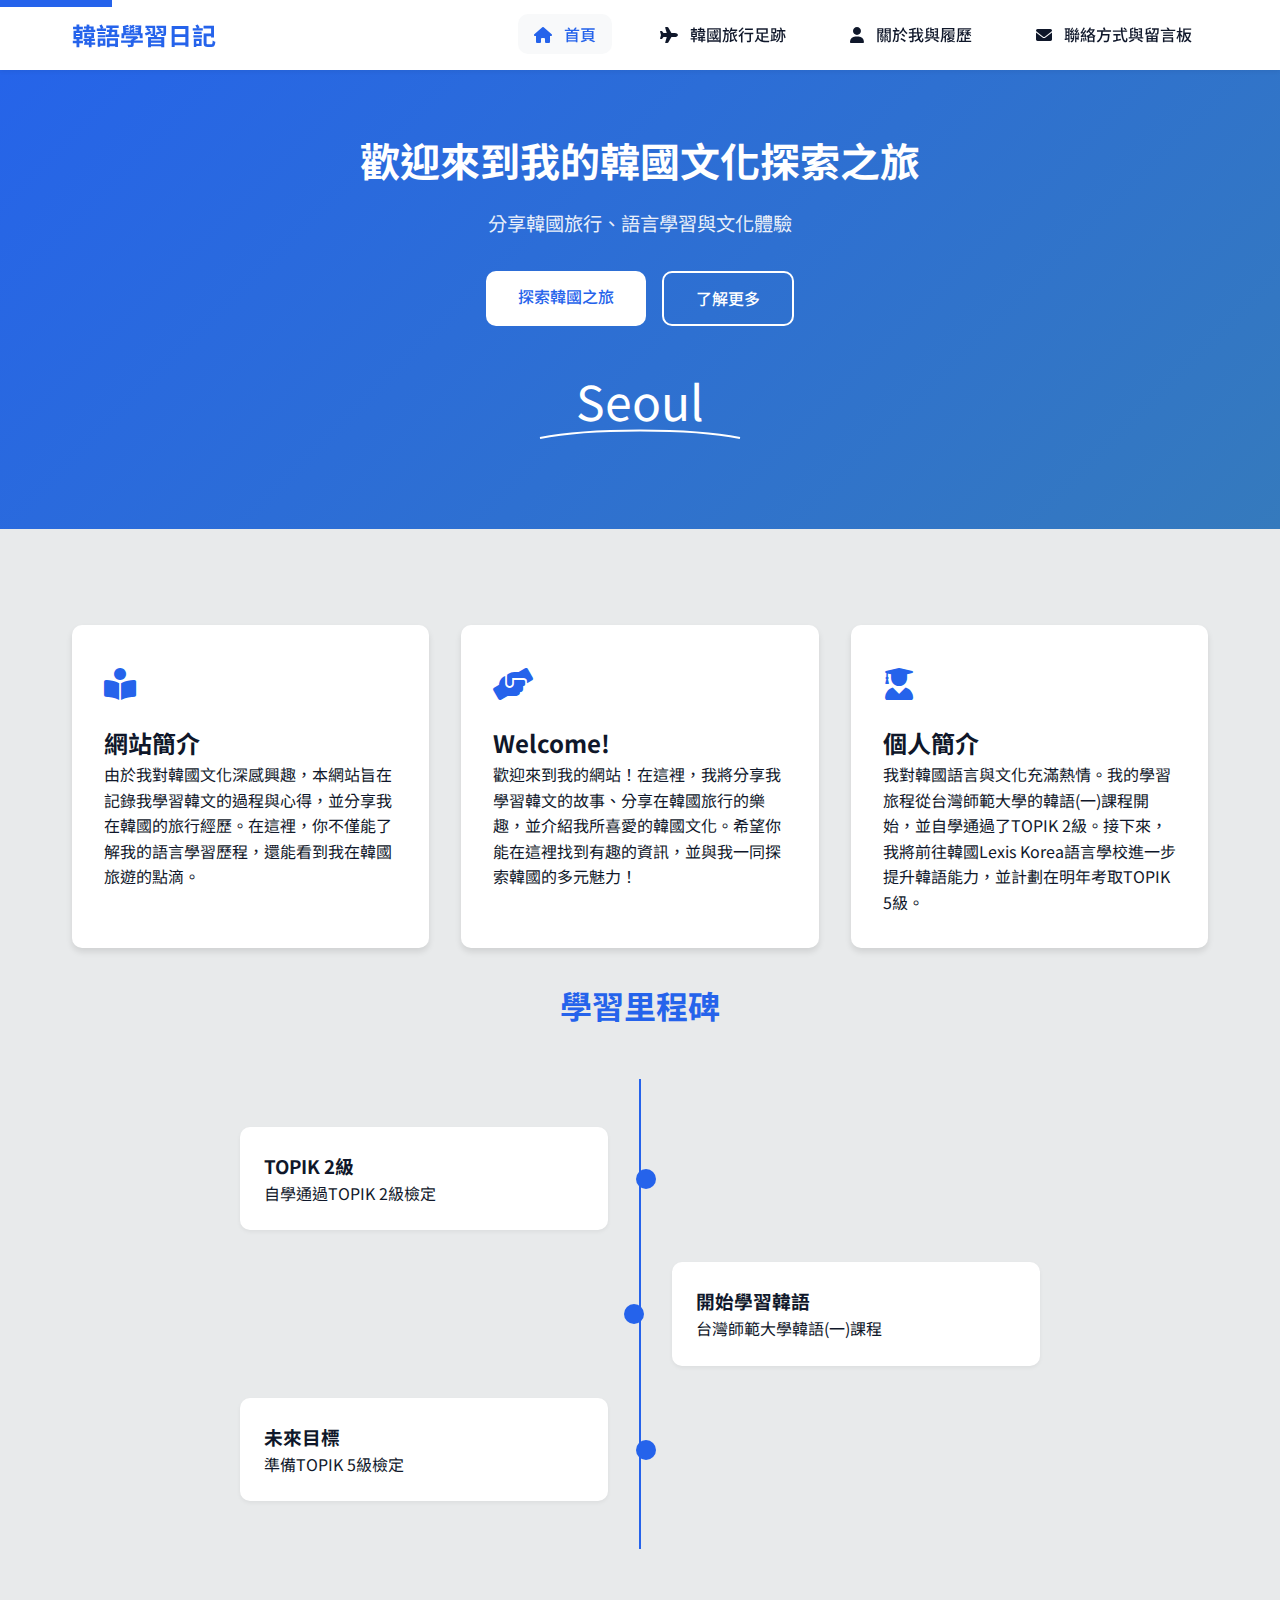
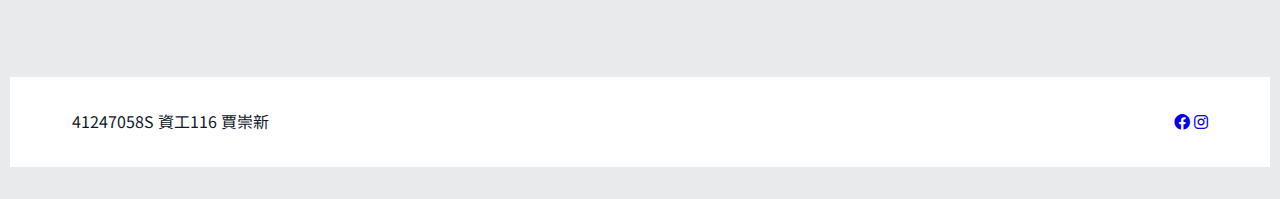
<file: index.html>
<!DOCTYPE html>
<html lang="zh-TW">
<head>
    <meta charset="UTF-8">
    <meta name="viewport" content="width=device-width, initial-scale=1.0">
    <title>我的韓國學習與旅行日記</title>
    <link rel="stylesheet" href="style.css">
    <link href="https://fonts.googleapis.com/css2?family=Noto+Sans+TC:wght@400;500;700&family=Noto+Sans+KR:wght@400;700&display=swap" rel="stylesheet">
    <link href="https://cdnjs.cloudflare.com/ajax/libs/font-awesome/6.0.0/css/all.min.css" rel="stylesheet">
</head>
<body>
    <a href="#main-content" class="skip-link">跳至主要內容</a>
    
    <nav role="navigation" class="navbar">
        <div class="nav-container">
            <div class="logo">
                <span class="logo-text">韓語學習日記</span>
            </div>
            <button class="nav-toggle" aria-label="開啟選單">
                <span class="hamburger"></span>
            </button>
            <ul class="nav-menu">
                <li><a href="index.html" class="active"><i class="fas fa-home"></i> 首頁</a></li>
                <li><a href="travel.html"><i class="fas fa-plane"></i> 韓國旅行足跡</a></li>
                <li><a href="resume.html"><i class="fas fa-user"></i> 關於我與履歷</a></li>
                <li><a href="contact.html"><i class="fas fa-envelope"></i> 聯絡方式與留言板</a></li>
            </ul>
        </div>
    </nav>

    <main id="main-content">
        <div class="hero">
            <div class="hero-content">
                <h1 class="hero-title">歡迎來到我的韓國文化探索之旅</h1>
                <p class="hero-subtitle">分享韓國旅行、語言學習與文化體驗</p>
                <div class="hero-cta">
                    <a href="travel.html" class="cta-button">探索韓國之旅</a>
                    <a href="resume.html" class="cta-button secondary">了解更多</a>
                </div>
            </div>
            <div class="hero-decoration">
                <svg viewBox="0 0 300 100" class="hero-svg">
                    <text x="50%" y="50%" text-anchor="middle" dominant-baseline="middle"
                        class="hero-text">Seoul</text>
                    <path d="M50,80 C100,70 200,70 250,80" class="hero-path"/>
                </svg>
            </div>
        </div>

        <div class="container">
            <div class="features-grid">
                <article class="feature-card">
                    <div class="feature-icon">
                        <i class="fas fa-book-reader"></i>
                    </div>
                    <h2>網站簡介</h2>
                    <p>由於我對韓國文化深感興趣，本網站旨在記錄我學習韓文的過程與心得，並分享我在韓國的旅行經歷。在這裡，你不僅能了解我的語言學習歷程，還能看到我在韓國旅遊的點滴。</p>
                </article>

                <article class="feature-card">
                    <div class="feature-icon">
                        <i class="fas fa-hands-helping"></i>
                    </div>
                    <h2>Welcome!</h2>
                    <p>歡迎來到我的網站！在這裡，我將分享我學習韓文的故事、分享在韓國旅行的樂趣，並介紹我所喜愛的韓國文化。希望你能在這裡找到有趣的資訊，並與我一同探索韓國的多元魅力！</p>
                </article>

                <article class="feature-card">
                    <div class="feature-icon">
                        <i class="fas fa-user-graduate"></i>
                    </div>
                    <h2>個人簡介</h2>
                    <p>我對韓國語言與文化充滿熱情。我的學習旅程從台灣師範大學的韓語(一)課程開始，並自學通過了TOPIK 2級。接下來，我將前往韓國Lexis Korea語言學校進一步提升韓語能力，並計劃在明年考取TOPIK 5級。</p>
                </article>
            </div>

            <section class="highlights">
                <h2 class="section-title">學習里程碑</h2>
                <div class="timeline">
                    <div class="timeline-item">
                        <div class="timeline-content">
                            <h3>TOPIK 2級</h3>
                            <p>自學通過TOPIK 2級檢定</p>
                        </div>
                    </div>
                    <div class="timeline-item">
                        <div class="timeline-content">
                            <h3>開始學習韓語</h3>
                            <p>台灣師範大學韓語(一)課程</p>
                        </div>
                    </div>
                    <div class="timeline-item">
                        <div class="timeline-content">
                            <h3>未來目標</h3>
                            <p>準備TOPIK 5級檢定</p>
                        </div>
                    </div>
                </div>
            </section>
        </div>
    </main>

    <footer class="footer">
        <div class="footer-content">
            <div class="footer-info">
                <p>41247058S 資工116 賈崇新</p>
            </div>
            <div class="social-links">
                <a href="https://www.facebook.com/profile.php?id=100007997940162&locale=zh_TW" aria-label="Facebook"><i class="fab fa-facebook"></i></a>
                <a href="https://www.instagram.com/shin0714._.cwfn/" aria-label="Instagram"><i class="fab fa-instagram"></i></a>
            </div>
        </div>
    </footer>
    <script>
        document.addEventListener('DOMContentLoaded', function() {
            // 獲取漢堡選單按鈕和選單元素
            const navToggle = document.querySelector('.nav-toggle');
            const navMenu = document.querySelector('.nav-menu');
    
            // 點擊漢堡選單時的處理
            navToggle.addEventListener('click', function(e) {
                e.stopPropagation();  // 防止事件擴散
                this.classList.toggle('active');  // 這行很重要，控制叉叉的變化
                navMenu.classList.toggle('active');
            });
    
            // 點擊頁面其他地方時關閉選單
            document.addEventListener('click', function(e) {
                if (navMenu.classList.contains('active') && 
                    !navMenu.contains(e.target) && 
                    !navToggle.contains(e.target)) {
                    navMenu.classList.remove('active');
                    navToggle.classList.remove('active');  // 記得也要移除按鈕的 active 狀態
                }
            });
        });
    </script>
</body>
</html>
</file>
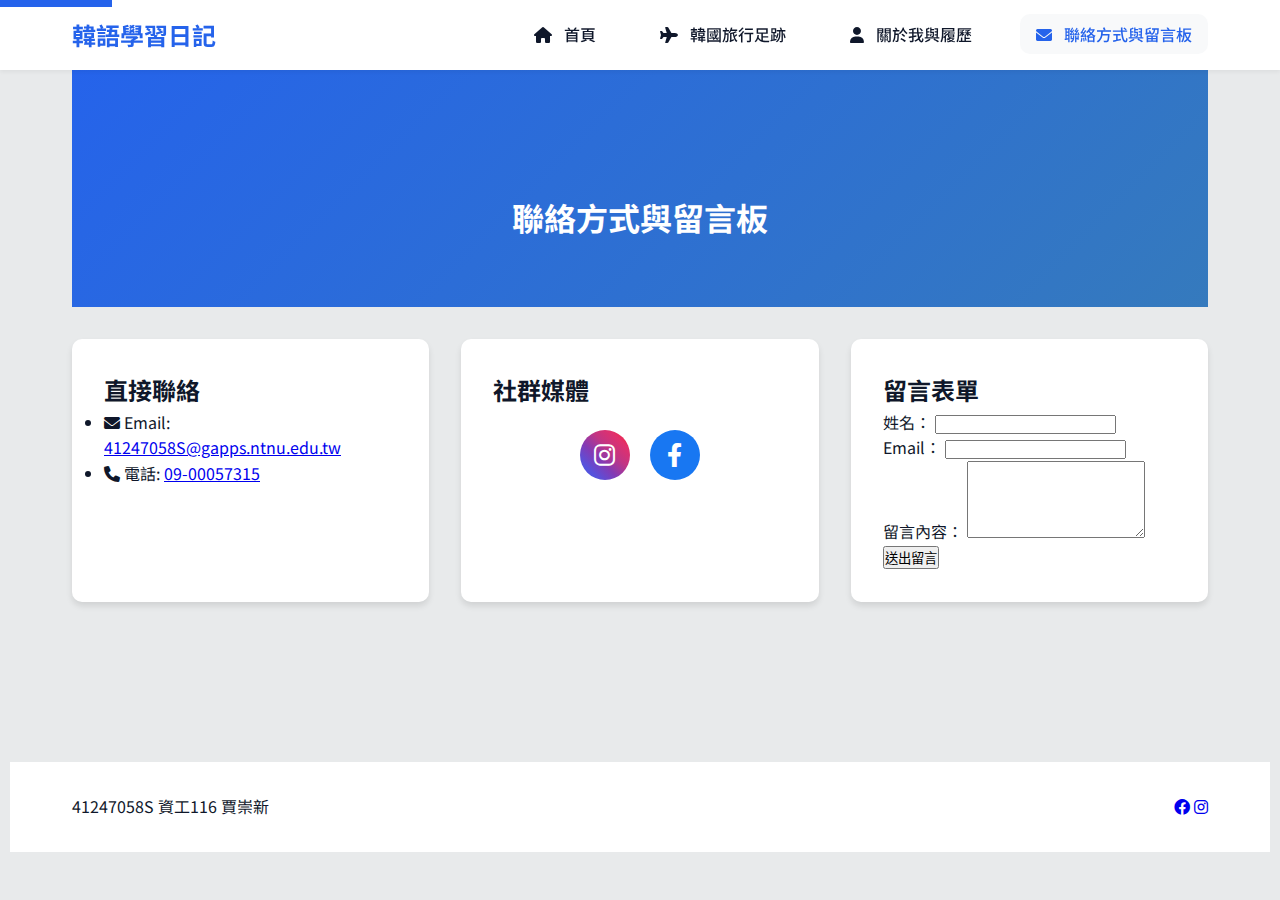
<file: contact.html>
<!DOCTYPE html>
<html lang="zh-TW">
<head>
    <meta charset="UTF-8">
    <meta name="viewport" content="width=device-width, initial-scale=1.0">
    <title>韓國旅行足跡</title>
    <link rel="stylesheet" href="style.css">
    <link href="https://fonts.googleapis.com/css2?family=Noto+Sans+TC:wght@400;500;700&family=Noto+Sans+KR:wght@400;700&display=swap" rel="stylesheet">
    <link href="https://cdnjs.cloudflare.com/ajax/libs/font-awesome/6.0.0/css/all.min.css" rel="stylesheet">
 
</head>

<body>
    <a href="#main-content" class="skip-link">跳至主要內容</a>
    
    <nav role="navigation" class="navbar">
        <div class="nav-container">
            <div class="logo">
                <span class="logo-text">韓語學習日記</span>
            </div>
            <button class="nav-toggle" aria-label="開啟選單">
                <span class="hamburger"></span>
            </button>
            <ul class="nav-menu">
                <li><a href="index.html"><i class="fas fa-home"></i> 首頁</a></li>
                <li><a href="travel.html"><i class="fas fa-plane"></i> 韓國旅行足跡</a></li>
                <li><a href="resume.html"><i class="fas fa-user"></i> 關於我與履歷</a></li>
                <li><a href="contact.html" class="active"><i class="fas fa-envelope"></i> 聯絡方式與留言板</a></li>
            </ul>
        </div>
    </nav>
    
    <main id="main-content" class="container">
        <div class="hero">
            <h1>聯絡方式與留言板</h1>
        </div>

        <div class="travel-grid">
            <div class="travel-card">
                <div class="travel-card-content">
                    <h2>直接聯絡</h2>
                    <ul class="contact-info">
                        <li><i class="fas fa-envelope"></i> Email: <a href="mailto:41247058S@gapps.ntnu.edu.tw">41247058S@gapps.ntnu.edu.tw</a></li>
                        <li><i class="fas fa-phone"></i> 電話: <a href="tel:0900057315">09-00057315</a></li>
                    </ul>
                </div>
            </div>

            <div class="travel-card">
                <div class="travel-card-content">
                    <h2>社群媒體</h2>
                    <div class="social-icons">
                        <a href="https://www.instagram.com/shin0714._.cwfn/" 
                           target="_blank" 
                           rel="noopener noreferrer" 
                           aria-label="Follow me on Instagram" 
                           class="instagram">
                            <i class="fab fa-instagram"></i>
                        </a>
                        <a href="https://www.facebook.com/profile.php?id=100007997940162&locale=zh_TW" 
                           target="_blank" 
                           rel="noopener noreferrer" 
                           aria-label="Follow me on Facebook" 
                           class="facebook">
                            <i class="fab fa-facebook-f"></i>
                        </a>
                    </div>
                </div>
            </div>

            <div class="travel-card">
                <div class="travel-card-content">
                    <h2>留言表單</h2>
                    <form action="#" method="POST" role="form" class="contact-form">
                        <div class="form-group">
                            <label for="name">姓名：</label>
                            <input type="text" id="name" name="name" required aria-required="true">
                        </div>

                        <div class="form-group">
                            <label for="email">Email：</label>
                            <input type="email" id="email" name="email" required aria-required="true">
                        </div>

                        <div class="form-group">
                            <label for="message">留言內容：</label>
                            <textarea id="message" name="message" rows="5" required aria-required="true"></textarea>
                        </div>

                        <button type="submit">送出留言</button>
                    </form>
                </div>
            </div>
        </div>
    </main>

    <footer class="footer">
        <div class="footer-content">
            <div class="footer-info">
                <p>41247058S 資工116 賈崇新</p>
            </div>
            <div class="social-links">
                <a href="https://www.facebook.com/profile.php?id=100007997940162&locale=zh_TW" aria-label="Facebook"><i class="fab fa-facebook"></i></a>
                <a href="https://www.instagram.com/shin0714._.cwfn/" aria-label="Instagram"><i class="fab fa-instagram"></i></a>
            </div>
        </div>
    </footer>
    <script>
        document.addEventListener('DOMContentLoaded', function() {
            const navToggle = document.querySelector('.nav-toggle');
            const navMenu = document.querySelector('.nav-menu');
    
            navToggle.addEventListener('click', function(e) {
                e.stopPropagation();  
                this.classList.toggle('active');  
                navMenu.classList.toggle('active');
            });
    
            document.addEventListener('click', function(e) {
                if (navMenu.classList.contains('active') && 
                    !navMenu.contains(e.target) && 
                    !navToggle.contains(e.target)) {
                    navMenu.classList.remove('active');
                    navToggle.classList.remove('active'); 
                }
            });
        });
    </script>
</body>
</html>
</file>
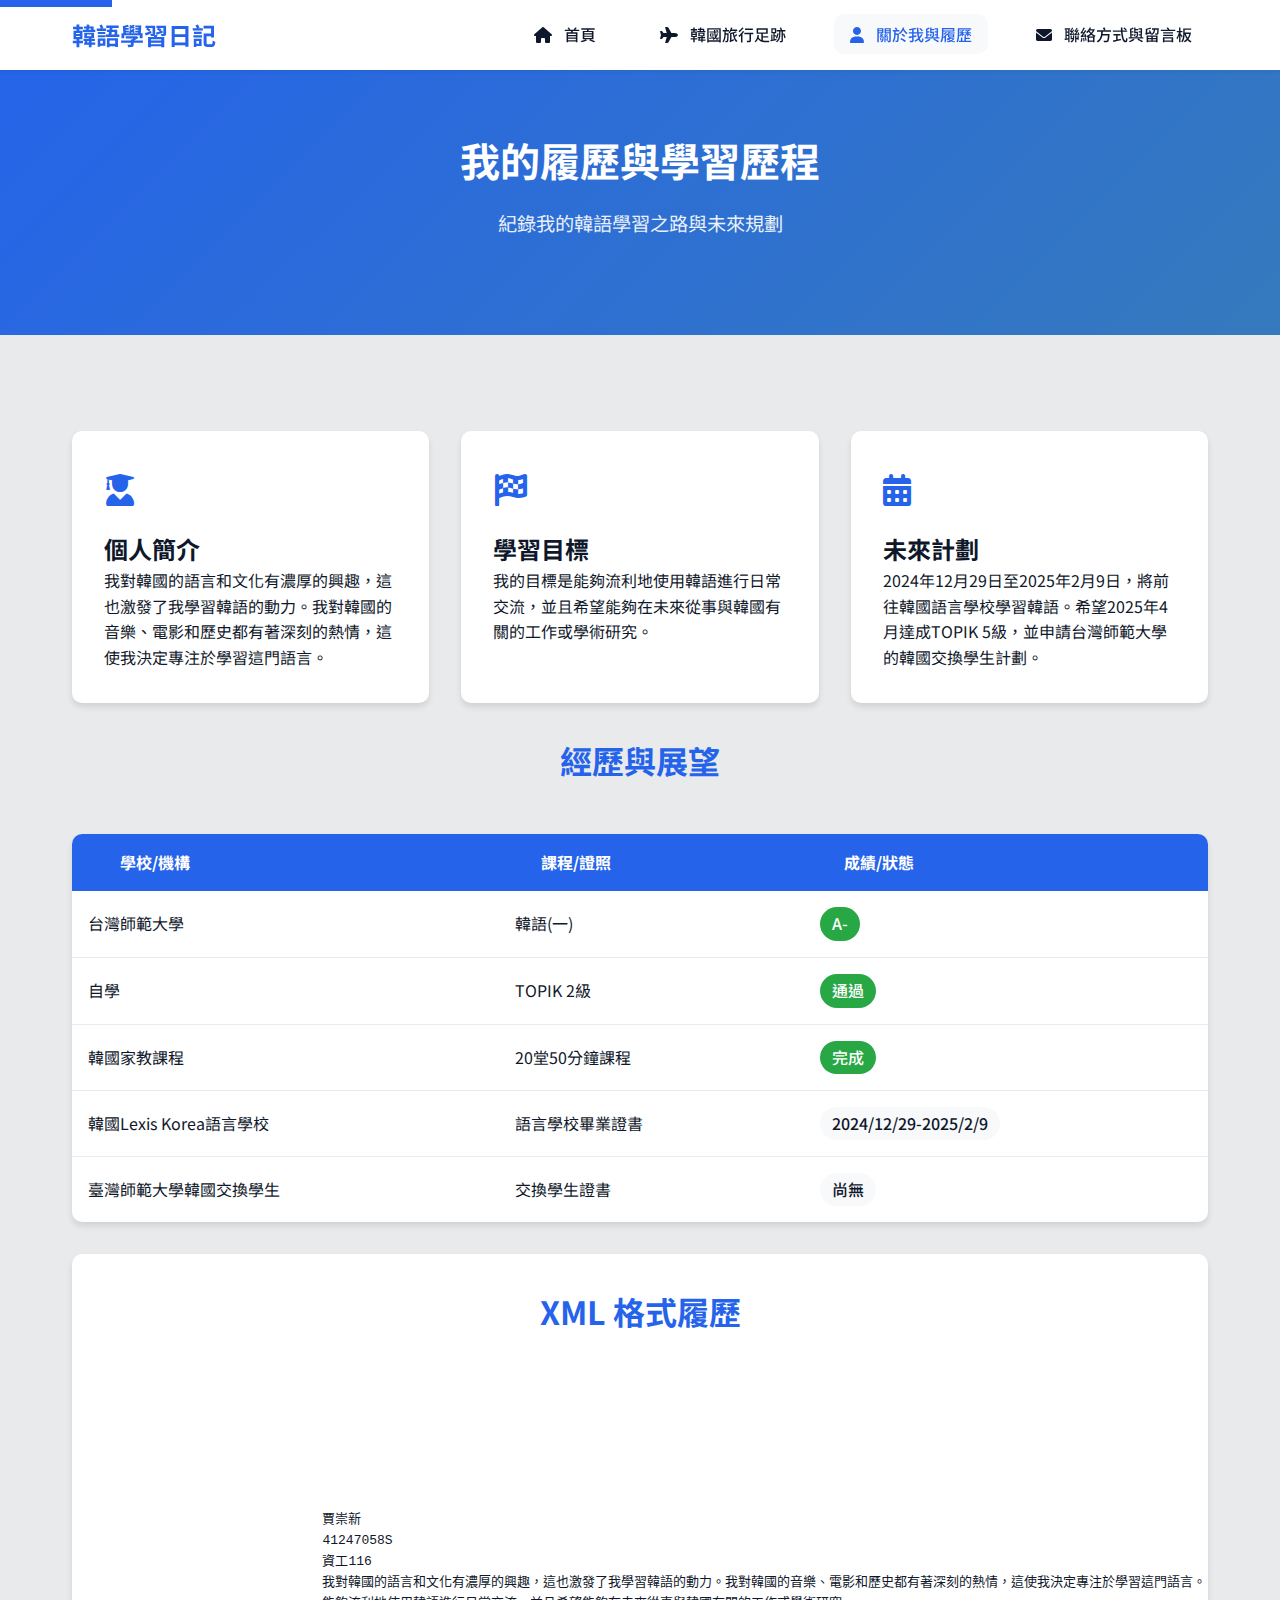
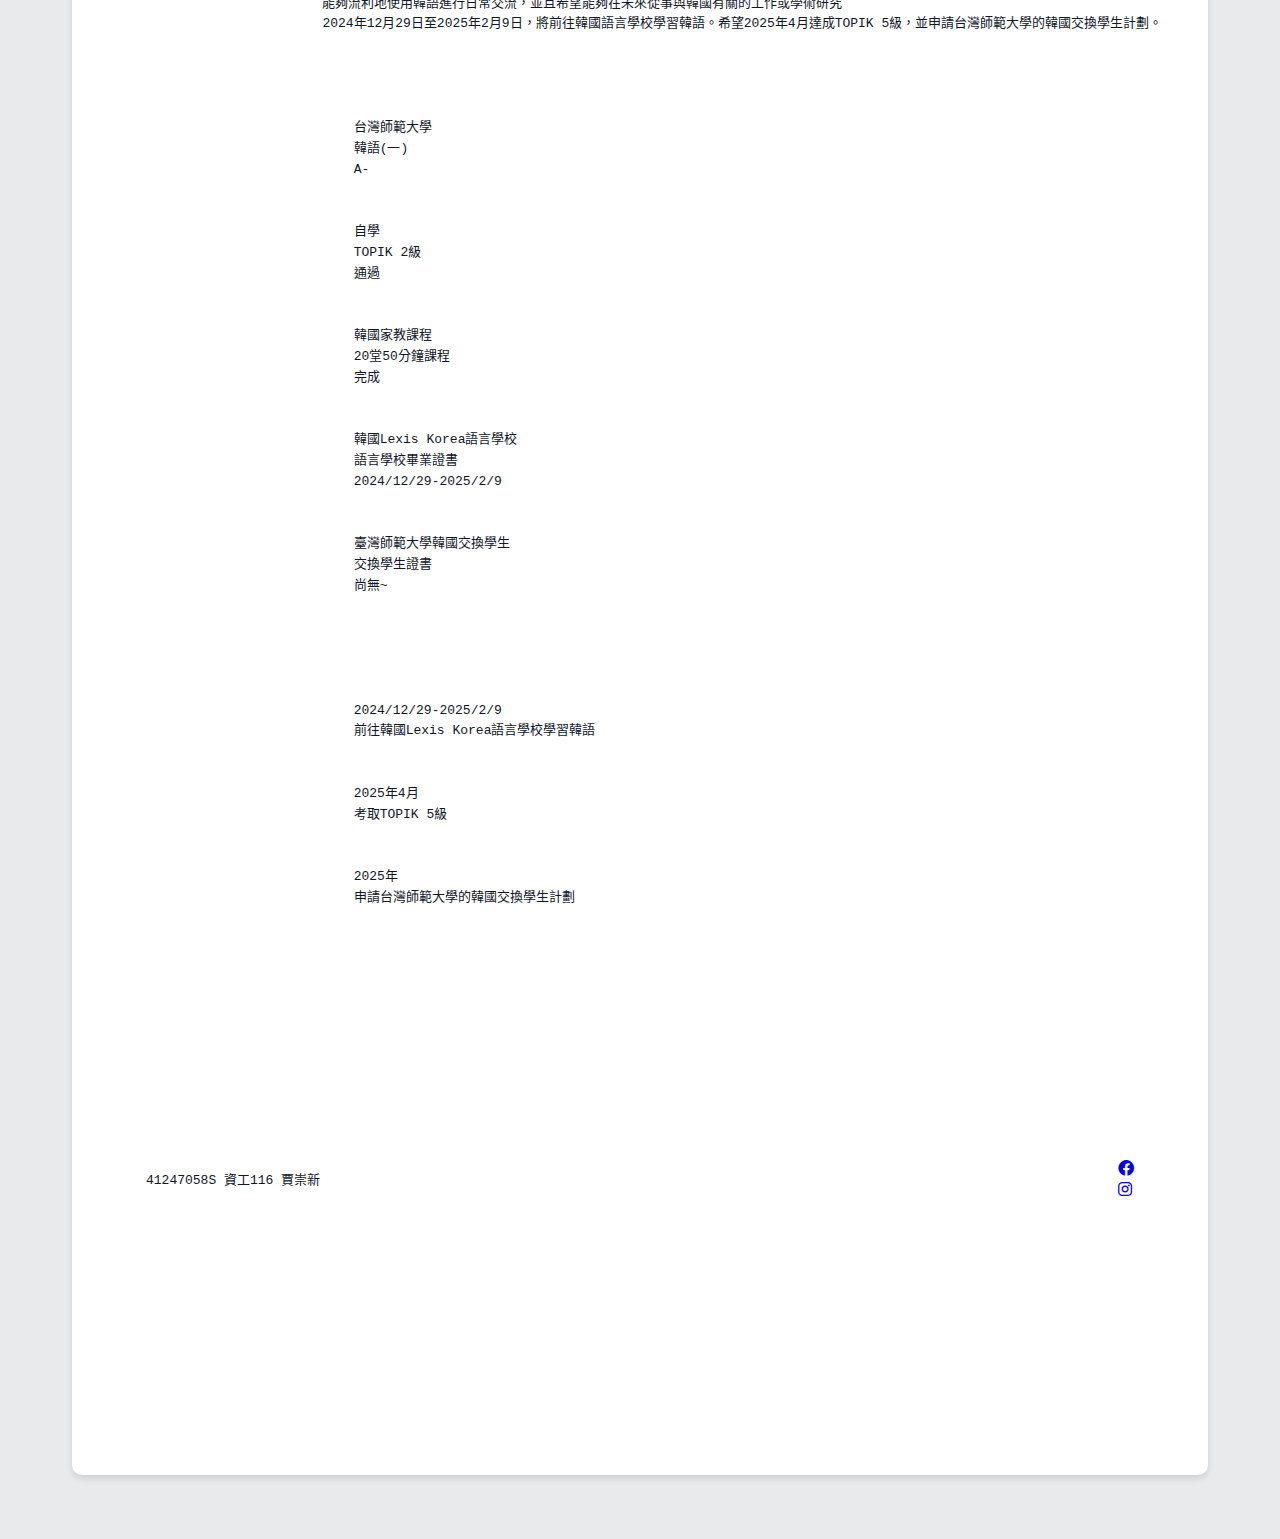
<file: resume.html>
<!DOCTYPE html>
<html lang="zh-TW">
<head>
    <meta charset="UTF-8">
    <meta name="viewport" content="width=device-width, initial-scale=1.0">
    <title>關於我與履歷 - 我的韓國學習與旅行日記</title>
    <link rel="stylesheet" href="style.css">
    <link href="https://fonts.googleapis.com/css2?family=Noto+Sans+TC:wght@400;500;700&family=Noto+Sans+KR:wght@400;700&display=swap" rel="stylesheet">
    <link href="https://cdnjs.cloudflare.com/ajax/libs/font-awesome/6.0.0/css/all.min.css" rel="stylesheet">
</head>
<body>
    <a href="#main-content" class="skip-link">跳至主要內容</a>
    
    <nav role="navigation" class="navbar">
        <div class="nav-container">
            <div class="logo">
                <span class="logo-text">韓語學習日記</span>
            </div>
            <button class="nav-toggle" aria-label="開啟選單">
                <span class="hamburger"></span>
            </button>
            <ul class="nav-menu">
                <li><a href="index.html"><i class="fas fa-home"></i> 首頁</a></li>
                <li><a href="travel.html"><i class="fas fa-plane"></i> 韓國旅行足跡</a></li>
                <li><a href="resume.html" class="active"><i class="fas fa-user"></i> 關於我與履歷</a></li>
                <li><a href="contact.html"><i class="fas fa-envelope"></i> 聯絡方式與留言板</a></li>
            </ul>
        </div>
    </nav>

    <main id="main-content">
        <div class="hero">
            <div class="hero-content">
                <h1 class="hero-title">我的履歷與學習歷程</h1>
                <p class="hero-subtitle">紀錄我的韓語學習之路與未來規劃</p>
            </div>
        </div>

        <div class="container">
            <div class="features-grid">
                <article class="feature-card">
                    <div class="feature-icon">
                        <i class="fas fa-user-graduate"></i>
                    </div>
                    <h2>個人簡介</h2>
                    <p>我對韓國的語言和文化有濃厚的興趣，這也激發了我學習韓語的動力。我對韓國的音樂、電影和歷史都有著深刻的熱情，這使我決定專注於學習這門語言。</p>
                </article>

                <article class="feature-card">
                    <div class="feature-icon">
                        <i class="fas fa-flag-checkered"></i>
                    </div>
                    <h2>學習目標</h2>
                    <p>我的目標是能夠流利地使用韓語進行日常交流，並且希望能夠在未來從事與韓國有關的工作或學術研究。</p>
                </article>

                <article class="feature-card">
                    <div class="feature-icon">
                        <i class="fas fa-calendar-alt"></i>
                    </div>
                    <h2>未來計劃</h2>
                    <p>2024年12月29日至2025年2月9日，將前往韓國語言學校學習韓語。希望2025年4月達成TOPIK 5級，並申請台灣師範大學的韓國交換學生計劃。</p>
                </article>
            </div>

            <section class="highlights">
                <h2 class="section-title">經歷與展望</h2>
                <div class="education-table">
                    <table>
                        <tr>
                            <th><i class="fas fa-school"></i> 學校/機構</th>
                            <th><i class="fas fa-book"></i> 課程/證照</th>
                            
                            <th><i class="fas fa-award"></i> 成績/狀態</th>
                        </tr>
                        <tr>
                            <td>台灣師範大學</td>
                            <td>韓語(一)</td>
                            <td><span class="grade success">A-</span></td>
                        </tr>
                        <tr>
                            <td>自學</td>
                            <td>TOPIK 2級</td>
                            <td><span class="grade success">通過</span></td>
                        </tr>
                        <tr>
                            <td>韓國家教課程</td>
                            <td>20堂50分鐘課程</td>
                            <td><span class="grade success">完成</span></td>
                        </tr>
                        <tr></tr>
                            <td>韓國Lexis Korea語言學校</td>
                            <td>語言學校畢業證書</td>
                            <td><span class="grade ">2024/12/29-2025/2/9</span></td>
                        </tr>
                        <tr></tr>
                        <td>臺灣師範大學韓國交換學生</td>
                        <td>交換學生證書</td>
                        <td><span class="grade ">尚無</span></td>
                    </tr>
                    </table>
                </div>
            </section>

            <section class="code-card">
                <h2 class="section-title">XML 格式履歷</h2>
                <pre><code>

                    <!--Resume.xml-->
                    <?xml version="1.0" encoding="UTF-8"?>
                    <resume>
                        <personal_info>
                            <name>賈崇新</name>
                            <student_id>41247058S</student_id>
                            <department>資工116</department>
                            <introduce>我對韓國的語言和文化有濃厚的興趣，這也激發了我學習韓語的動力。我對韓國的音樂、電影和歷史都有著深刻的熱情，這使我決定專注於學習這門語言。</introduce>
                            <goal>能夠流利地使用韓語進行日常交流，並且希望能夠在未來從事與韓國有關的工作或學術研究</goal>
                            <plan>2024年12月29日至2025年2月9日，將前往韓國語言學校學習韓語。希望2025年4月達成TOPIK 5級，並申請台灣師範大學的韓國交換學生計劃。</plan>
                        </personal_info>
                        
                        <ExperienceAndOutlook>
                            <item>
                                <institution>台灣師範大學</institution>
                                <course>韓語(一)</course>
                                <grade>A-</grade>
                            </item>
                            <item>
                                <institution>自學</institution>
                                <certification>TOPIK 2級</certification>
                                <status>通過</status>
                            </item>
                            <item>
                                <institution>韓國家教課程</institution>
                                <description>20堂50分鐘課程</description>
                                <status>完成</status>
                            </item>
                            <item>
                                <institution>韓國Lexis Korea語言學校</institution>
                                <certification>語言學校畢業證書</certification>
                                <period>2024/12/29-2025/2/9</period>
                            </item>
                            <item>
                                <institution>臺灣師範大學韓國交換學生</institution>
                                <certification>交換學生證書</certification>
                                <period>尚無~</period>
                            </item>
                        </ExperienceAndOutlook>
                        
                        <future_plans>
                            <plan>
                                <date>2024/12/29-2025/2/9</date>
                                <description>前往韓國Lexis Korea語言學校學習韓語</description>
                            </plan>
                            <plan>
                                <date>2025年4月</date>
                                <description>考取TOPIK 5級</description>
                            </plan>
                            <plan>
                                <date>2025年</date>
                                <description>申請台灣師範大學的韓國交換學生計劃</description>
                            </plan>
                        </future_plans>

    <footer class="footer">
        <div class="footer-content">
            <div class="footer-info">
                <p>41247058S 資工116 賈崇新</p>
            </div>
            <div class="social-links">
                <a href="https://www.facebook.com/profile.php?id=100007997940162&locale=zh_TW" aria-label="Facebook"><i class="fab fa-facebook"></i></a>
                <a href="https://www.instagram.com/shin0714._.cwfn/" aria-label="Instagram"><i class="fab fa-instagram"></i></a>
            </div>
        </div>
    </footer>

    <script>
        document.addEventListener('DOMContentLoaded', function() {
            const navToggle = document.querySelector('.nav-toggle');
            const navMenu = document.querySelector('.nav-menu');
    
            navToggle.addEventListener('click', function(e) {
                e.stopPropagation(); 
                this.classList.toggle('active'); 
                navMenu.classList.toggle('active');
            });
    
            document.addEventListener('click', function(e) {
                if (navMenu.classList.contains('active') && 
                    !navMenu.contains(e.target) && 
                    !navToggle.contains(e.target)) {
                    navMenu.classList.remove('active');
                    navToggle.classList.remove('active'); 
                }
            });
        });
    </script>
</body>
</html>
</file>
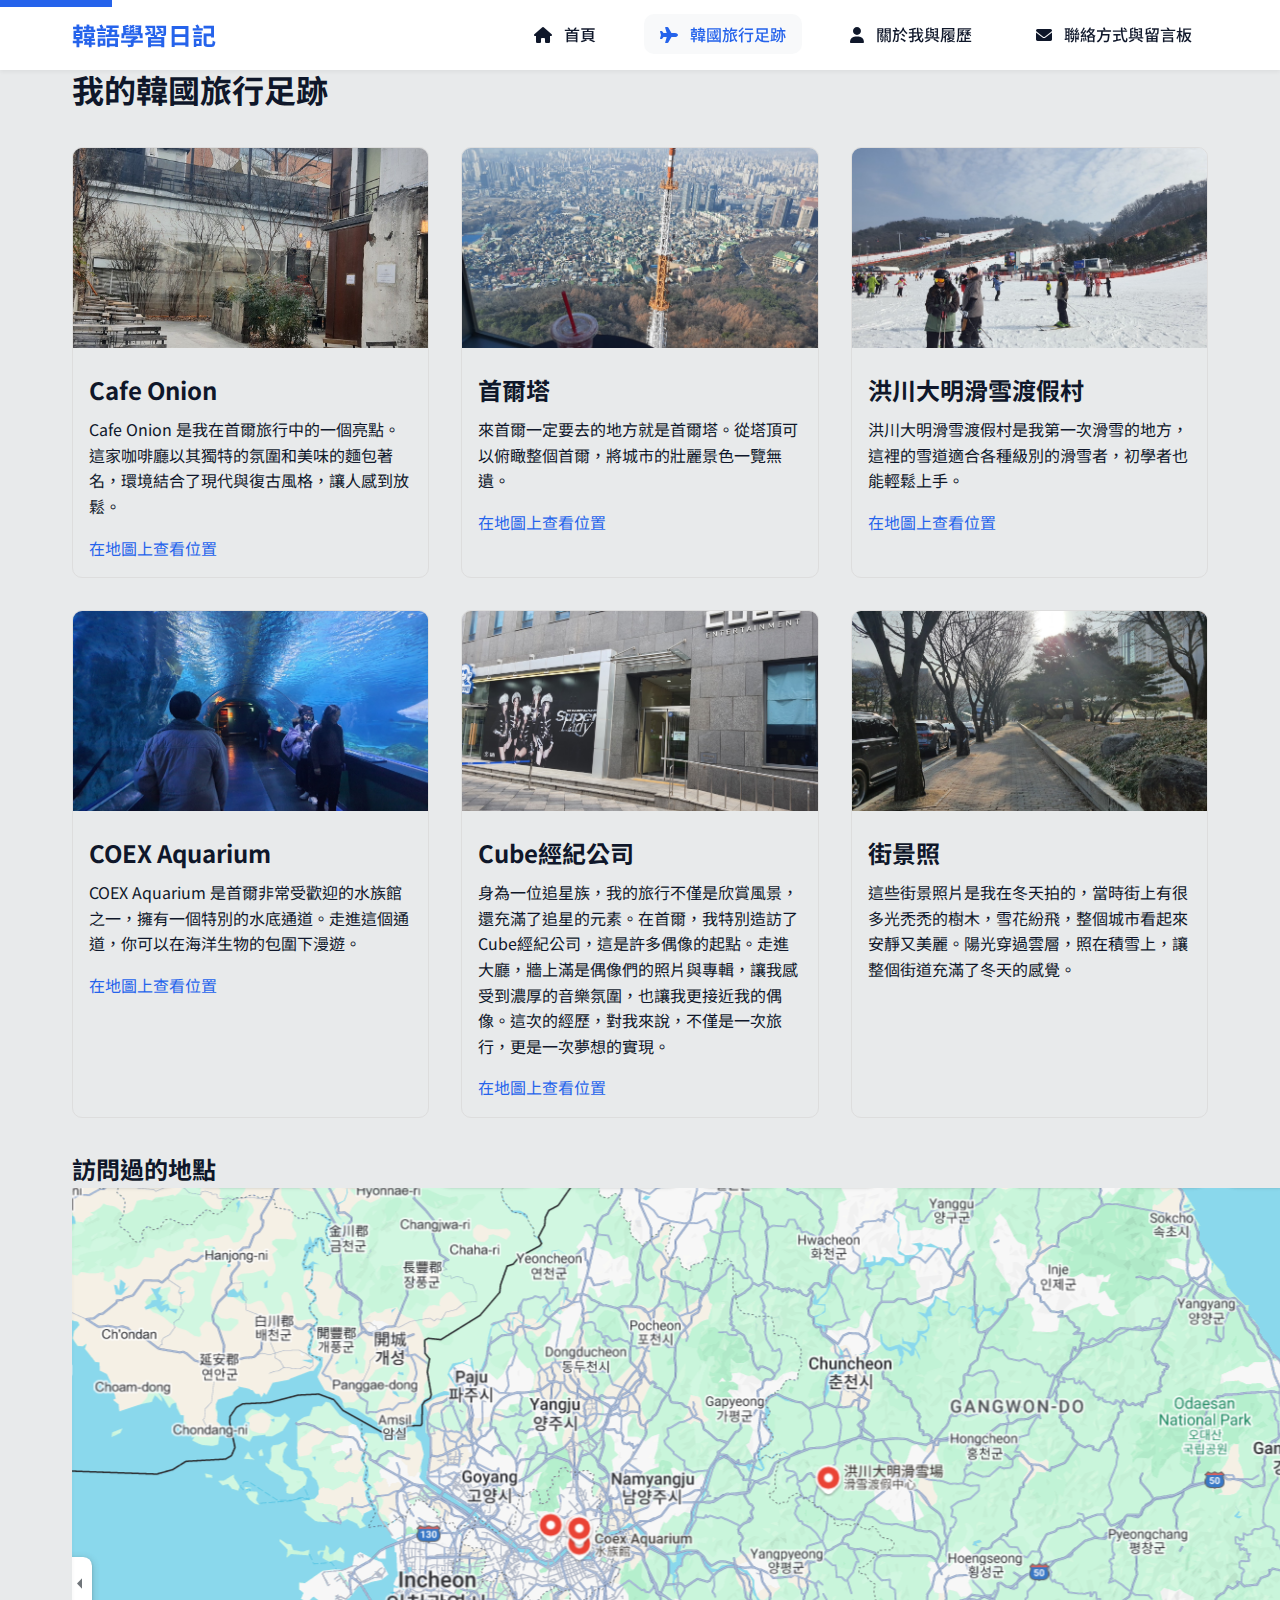
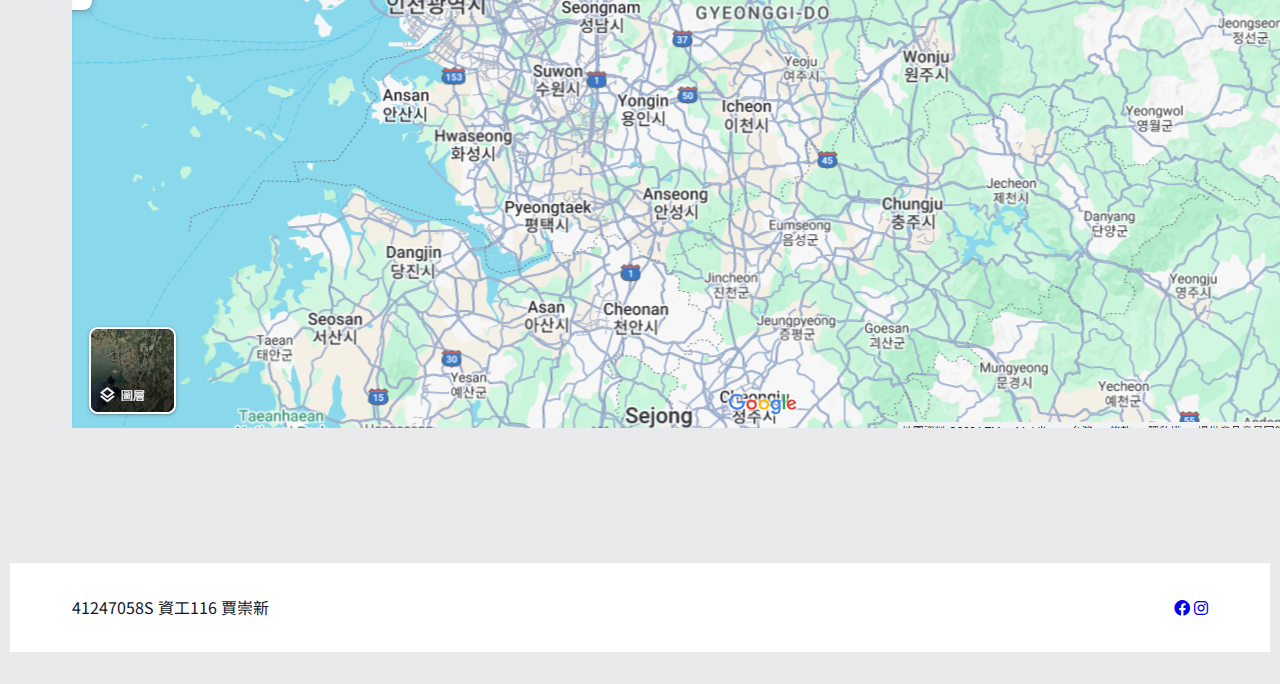
<file: travel.html>
<!DOCTYPE html>
<html lang="zh-TW">
<head>
    
    <meta charset="UTF-8">
    <meta name="viewport" content="width=device-width, initial-scale=1.0">
    <title>韓國旅行足跡</title>
    <link rel="stylesheet" href="style.css">
    <link href="https://fonts.googleapis.com/css2?family=Noto+Sans+TC:wght@400;500;700&family=Noto+Sans+KR:wght@400;700&display=swap" rel="stylesheet">
    <link href="https://cdnjs.cloudflare.com/ajax/libs/font-awesome/6.0.0/css/all.min.css" rel="stylesheet">

</head>

<body>
    
    <a href="#main-content" class="skip-link">跳至主要內容</a>
    
    <nav role="navigation" class="navbar">
        <div class="nav-container">
            <div class="logo">
                <span class="logo-text">韓語學習日記</span>
            </div>
            <button class="nav-toggle" aria-label="開啟選單">
                <span class="hamburger"></span>
            </button>
            <ul class="nav-menu">
                <li><a href="index.html"><i class="fas fa-home"></i> 首頁</a></li>
                <li><a href="travel.html" class="active"><i class="fas fa-plane"></i> 韓國旅行足跡</a></li>
                <li><a href="resume.html"><i class="fas fa-user"></i> 關於我與履歷</a></li>
                <li><a href="contact.html"><i class="fas fa-envelope"></i> 聯絡方式與留言板</a></li>
            </ul>
        </div>
    </nav>

    <main id="main-content" class="container">
        <h1>我的韓國旅行足跡</h1>
        
        <div class="travel-first">
            <article class="travel-second">
                <img src="picture/S__3833863.jpg" alt="Cafe Onion 環境照片，漂亮的環境設計，使消費者可沉浸於咖啡廳內的氛圍當中" />
                <div class="travel-second-content">
                    <h2>Cafe Onion</h2>
                    <p>Cafe Onion 是我在首爾旅行中的一個亮點。這家咖啡廳以其獨特的氛圍和美味的麵包著名，環境結合了現代與復古風格，讓人感到放鬆。</p>
                    <a href="https://maps.app.goo.gl/pTpTjZT1iCvCBBZSA" target="_blank" rel="noopener noreferrer">在地圖上查看位置</a>
                </div>
            </article>

            <article class="travel-second">
                <img src="picture/S__3833867.jpg" alt="首爾塔日景照片，由首爾塔最上方俯瞰整片首爾市區的風景" />
                <div class="travel-second-content">
                    <h2>首爾塔</h2>
                    <p>來首爾一定要去的地方就是首爾塔。從塔頂可以俯瞰整個首爾，將城市的壯麗景色一覽無遺。</p>
                    <a href="https://maps.app.goo.gl/dmNQK7MbYu7y5rnT9" target="_blank" rel="noopener noreferrer">在地圖上查看位置</a>
                </div>
            </article>

            <article class="travel-second">
                <img src="picture/S__3833865.jpg" alt="洪川大明滑雪渡假村雪景，充滿雪的滑雪道與許多遊客在此練習" />
                <div class="travel-second-content">
                    <h2>洪川大明滑雪渡假村</h2>
                    <p>洪川大明滑雪渡假村是我第一次滑雪的地方，這裡的雪道適合各種級別的滑雪者，初學者也能輕鬆上手。</p>
                    <a href="https://maps.app.goo.gl/uQF46vEUcFxHJpHn8" target="_blank" rel="noopener noreferrer">在地圖上查看位置</a>
                </div>
            </article>

            <article class="travel-second">
                <img src="picture/S__3833875.jpg" alt="COEX水族館水底通道，於百貨公司內部的水族館，裡面有許多特殊的魚類，如鯊魚等，還有一個漂亮的水底通道，很適合參觀" />
                <div class="travel-second-content">
                    <h2>COEX Aquarium</h2>
                    <p>COEX Aquarium 是首爾非常受歡迎的水族館之一，擁有一個特別的水底通道。走進這個通道，你可以在海洋生物的包圍下漫遊。</p>
                    <a href="https://maps.app.goo.gl/yGFh5ZdXFu6bDcFBA" target="_blank" rel="noopener noreferrer">在地圖上查看位置</a>
                </div>
            </article>

            <article class="travel-second">
                <img src="picture/S__3833869.jpg" alt="Cube經紀公司，追星族必去的景點，韓國女團的經紀公司與旗下的咖啡廳" />
                <div class="travel-second-content">
                    <h2>Cube經紀公司</h2>
                    <p>身為一位追星族，我的旅行不僅是欣賞風景，還充滿了追星的元素。在首爾，我特別造訪了Cube經紀公司，這是許多偶像的起點。走進大廳，牆上滿是偶像們的照片與專輯，讓我感受到濃厚的音樂氛圍，也讓我更接近我的偶像。這次的經歷，對我來說，不僅是一次旅行，更是一次夢想的實現。</p>
                    <a href="https://maps.app.goo.gl/5qxBAbycya7WVTv9A" target="_blank" rel="noopener noreferrer">在地圖上查看位置</a>
                </div>
            </article>

            <article class="travel-second">
                <img src="picture/S__3833864.jpg" alt="街景照，冬天的陽光灑在首爾的街道上，有種台灣不曾見過的美麗風景" />
                <div class="travel-second-content">
                    <h2>街景照</h2>
                    <p>這些街景照片是我在冬天拍的，當時街上有很多光禿禿的樹木，雪花紛飛，整個城市看起來安靜又美麗。陽光穿過雲層，照在積雪上，讓整個街道充滿了冬天的感覺。</p>
                </div>
            </article>
        </div>

        <section class="korea-map">
            <h2>訪問過的地點</h2>
            <img src="picture/image.png" alt="首爾訪問過的地點" />
        </section>
    </main>

    <footer class="footer">
        <div class="footer-content">
            <div class="footer-info">
                <p>41247058S 資工116 賈崇新</p>
            </div>
            <div class="social-links">
                <a href="https://www.facebook.com/profile.php?id=100007997940162&locale=zh_TW" aria-label="Facebook"><i class="fab fa-facebook"></i></a>
                <a href="https://www.instagram.com/shin0714._.cwfn/" aria-label="Instagram"><i class="fab fa-instagram"></i></a>
            </div>
        </div>
    </footer>

    <script>
        document.addEventListener('DOMContentLoaded', function() {
            const navToggle = document.querySelector('.nav-toggle');
            const navMenu = document.querySelector('.nav-menu');
    

            navToggle.addEventListener('click', function(e) {
                e.stopPropagation();  
                this.classList.toggle('active');  
                navMenu.classList.toggle('active');
            });
    
            document.addEventListener('click', function(e) {
                if (navMenu.classList.contains('active') && 
                    !navMenu.contains(e.target) && 
                    !navToggle.contains(e.target)) {
                    navMenu.classList.remove('active');
                    navToggle.classList.remove('active');
                }
            });
        });
    </script>
</body>
</html>
</file>
<file: style.css>
/* CSS Variables */
:root {
    --primary-color: #2563eb;
    --primary-dark: #357ABD;
    --secondary-color: #FF5A5F;
    --background-color: #e8eaeb;
    --text-color: #0f172a;
    --gray-light: #F8F9FA;
    --gray-medium: #E9ECEF;
    --gray-dark: #6C757D;
    --white: #FFFFFF;
    --shadow-sm: 0 2px 4px rgba(0, 0, 0, 0.05);
    --shadow-md: 0 4px 6px rgba(0, 0, 0, 0.1);
    --shadow-lg: 0 10px 15px rgba(0, 0, 0, 0.1);
    --border-radius: 10px;
    --transition: all 0.3s ease;
}

* {
    margin: 0;
    padding: 0;
    box-sizing: border-box;
}

body {
    font-family: 'Noto Sans TC', sans-serif;
    line-height: 1.6;
    color: var(--text-color);
    background-color: var(--background-color);
}

/* Accessibility */
.skip-link {
    position: absolute;
    top: -35px;
    left: 0;
    background: var(--primary-color);
    color: var(--white);
    padding: 8px;
    z-index: 1001;
    transition: var(--transition);
}

.skip-link:focus {
    top: 0;
}

/* Navigation */
.navbar {
    background-color: var(--white);
    padding: 1rem 0;
    position: fixed;
    width: 100%;
    top: 0;
    z-index: 1000;
    box-shadow: var(--shadow-sm);
}

.nav-container {
    max-width: 1200px;
    margin: 0 auto;
    padding: 0 2rem;
    display: flex;
    justify-content: space-between;
    align-items: center;
}

.logo {
    font-size: 1.5rem;
    font-weight: 700;
    color: var(--primary-color);
}

.nav-menu {
    display: flex;
    list-style: none;
    gap: 2rem;
}

.nav-menu a {
    color: var(--text-color);
    text-decoration: none;
    font-weight: 500;
    padding: 0.5rem 1rem;
    border-radius: var(--border-radius);
    transition: var(--transition);
}

.nav-menu a:hover,
.nav-menu a.active {
    background-color: var(--primary-color);
    color: var(--white);
}

.nav-menu i {
    margin-right: 0.5rem;
}

.nav-toggle {
    display: none;
}

.hero, .resume-hero {
    background: linear-gradient(135deg, var(--primary-color) 0%, var(--primary-dark) 100%);
    color: var(--white);
    padding: 8rem 2rem 4rem;
    text-align: center;
    position: relative;
    overflow: hidden;
}

.resume-hero {
    min-height: 300px;
    display: flex;
    align-items: center;
    justify-content: center;
    background-blend-mode: multiply;
}

.hero-content {
    max-width: 800px;
    margin: 0 auto;
}

.hero-title {
    font-size: 2.5rem;
    margin-bottom: 1rem;
    font-weight: 700;
}

.hero-subtitle {
    font-size: 1.2rem;
    margin-bottom: 2rem;
    opacity: 0.9;
}

.hero-svg {
    width: 300px;
    height: 100px;
    margin: 2rem auto 0;
}

.hero-text {
    font-size: 48px;
    fill: var(--white);
    font-family: 'Noto Sans KR';
}

.hero-path {
    stroke: var(--white);
    fill: none;
    stroke-width: 2;
}

.hero-cta {
    display: flex;
    gap: 1rem;
    justify-content: center;
}

.cta-button {
    padding: 0.8rem 2rem;
    border-radius: var(--border-radius);
    text-decoration: none;
    font-weight: 500;
    transition: var(--transition);
}

.cta-button:first-child {
    background-color: var(--white);
    color: var(--primary-color);
}

.cta-button.secondary {
    background-color: transparent;
    border: 2px solid var(--white);
    color: var(--white);
}

.container {
    max-width: 1200px;
    margin: 0 auto;
    padding: 4rem 2rem;
}

.features-grid,
.profile-grid,
.travel-grid {
    display: grid;
    grid-template-columns: repeat(auto-fit, minmax(300px, 1fr));
    gap: 2rem;
    margin: 2rem 0;
}

.feature-card,
.profile-card,
.travel-card,
.code-card {
    background: var(--white);
    padding: 2rem;
    border-radius: var(--border-radius);
    box-shadow: var(--shadow-md);
    transition: var(--transition);
}

.feature-card:hover,
.profile-card:hover,
.travel-card:hover {
    transform: translateY(-5px);
    box-shadow: var(--shadow-lg);
}

.feature-icon,
.profile-icon {
    font-size: 2rem;
    color: var(--primary-color);
    margin-bottom: 1rem;
}

.profile-icon {
    font-size: 3rem;
    text-align: center;
}

.timeline {
    position: relative;
    max-width: 800px;
    margin: 0 auto;
    padding: 2rem 0;
}

.timeline::before {
    content: '';
    position: absolute;
    width: 2px;
    background: var(--primary-color);
    top: 0;
    bottom: 0;
    left: 50%;
    transform: translateX(-50%);
}

.timeline-item {
    padding: 1rem 0;
    position: relative;
}

.timeline-content {
    background: var(--white);
    border-radius: var(--border-radius);
    padding: 1.5rem;
    box-shadow: var(--shadow-sm);
    width: calc(50% - 2rem);
    margin-left: auto;
    position: relative;
}

.timeline-item:nth-child(odd) .timeline-content {
    margin-left: 0;
    margin-right: auto;
}

.timeline-content::before {
    content: '';
    position: absolute;
    width: 20px;
    height: 20px;
    background: var(--primary-color);
    border-radius: 50%;
    top: 50%;
    transform: translateY(-50%);
}

.timeline-item:nth-child(odd) .timeline-content::before {
    right: -3rem;
}

.timeline-item:nth-child(even) .timeline-content::before {
    left: -3rem;
}

.timeline-date {
    font-size: 0.9rem;
    color: var(--primary-color);
    font-weight: 500;
    margin-bottom: 0.5rem;
}

.education-table {
    background: var(--white);
    border-radius: var(--border-radius);
    overflow: hidden;
    box-shadow: var(--shadow-md);
    margin: 2rem 0;
}

.education-table table {
    width: 100%;
    border-collapse: collapse;
}

.education-table th {
    background: var(--primary-color);
    color: var(--white);
    padding: 1rem;
    text-align: left;
}

.education-table td {
    padding: 1rem;
    border-bottom: 1px solid var(--gray-medium);
}

.education-table tr:last-child td {
    border-bottom: none;
}

.education-table i {
    margin-right: 0.5rem;
    color: var(--primary-color);
}

.social-icons {
    display: flex;
    gap: 20px;
    margin: 20px 0;
    justify-content: center;
}

.social-icons a {
    display: flex;
    align-items: center;
    justify-content: center;
    width: 50px;
    height: 50px;
    border-radius: 50%;
    color: white;
    text-decoration: none;
    transition: transform 0.3s;
}

.social-icons a:hover {
    transform: translateY(-5px);
}

.social-icons i {
    font-size: 24px;
}

.social-icons .instagram {
    background: linear-gradient(45deg, #405DE6, #5851DB, #833AB4, #C13584, #E1306C, #FD1D1D);
}

.social-icons .facebook {
    background-color: #1877F2;
}

.footer {
    background: var(--white);
    padding: 2rem 0;
    margin-top: 4rem;
}

.footer-content {
    max-width: 1200px;
    margin: 0 auto;
    padding: 0 2rem;
    display: flex;
    justify-content: space-between;
    align-items: center;
}

footer {
    margin: 2rem 10px;
    padding: 1rem 0;
    text-align: left;
}

.section-title {
    text-align: center;
    margin-bottom: 3rem;
    font-size: 2rem;
    color: var(--primary-color);
}

.grade {
    display: inline-block;
    padding: 0.25rem 0.75rem;
    border-radius: 20px;
    background: var(--gray-light);
    font-weight: 500;
}

.grade.success {
    background: #28a745;
    color: var(--white);
}
.travel-first {
    display: grid;
    grid-template-columns: repeat(auto-fit, minmax(300px, 1fr));
    gap: 2rem;
    margin: 2rem 0;
}

.travel-second {
    border: 1px solid #ddd;
    border-radius: 10px;
    overflow: hidden;
    transition: transform 0.3s;
}

.travel-second:hover {
    transform: translateY(-5px);
}

.travel-second img {
    width: 100%;
    height: 200px;
    object-fit: cover;
}

.travel-second-content {
    padding: 1rem;
}

.travel-second-content h2 {
    margin-bottom: 0.5rem;
}

.travel-second-content a {
    display: inline-block;
    margin-top: 1rem;
    color: var(--primary-color);
    text-decoration: none;
}
.navbar {
    background-color: var(--white);
    padding: 1rem 0;
    position: fixed;
    width: 100%;
    top: 0;
    z-index: 1000;
    box-shadow: var(--shadow-sm);
}


.nav-toggle {
    display: none;  
    background: none;
    border: none;
    cursor: pointer;
    padding: 0.5rem;
    z-index: 1001;  
}

.hamburger {
    display: block;
    position: relative;
    width: 24px;
    height: 2px;  
    background: var(--primary-color);
    transition: all 0.3s ease-in-out;
    margin: 10px auto; 
}


.hamburger::before,
.hamburger::after {
    content: '';
    position: absolute;
    left: 0;  
    width: 24px;  
    height: 2px;  
    background: var(--primary-color);
    transition: all 0.3s ease-in-out;
}


.hamburger::before {
    top: -8px;  
}


.hamburger::after {
    top: 8px;  
}

.nav-toggle.active .hamburger {
    background: transparent; 
}

.nav-toggle.active .hamburger::before {
    top: 0;  
    transform: rotate(45deg); 
}

.nav-toggle.active .hamburger::after {
    top: 0;  
    transform: rotate(-45deg); 
}

@media (max-width: 768px) {
    .nav-toggle {
        display: block;  
    }

    .nav-menu {
        display: none;
        position: fixed;  
        top: 60px;  
        left: 0;
        right: 0;
        background: var(--white);
        padding: 1rem;
        box-shadow: var(--shadow-md);
        flex-direction: column;
    }

    .nav-menu.active {
        display: flex;
    }

    .nav-menu li {
        width: 100%;
        margin: 0;
    }

    .nav-menu a {
        display: block;
        padding: 1rem;
        text-align: center;
    }
}

    .nav-menu a:hover,
    .nav-menu a.active {
        background-color: var(--gray-light);
        color: var(--primary-color);
    }

@media (max-width: 768px) {
    .nav-toggle {
        display: block;
        background: none;
        border: none;
        cursor: pointer;
    }

    .profile-grid,
    .timeline-content {
        grid-template-columns: 1fr;
        width: 100%;
        margin: 1rem 0;
    }

    .education-table {
        overflow-x: auto;
    }
}
</file>
